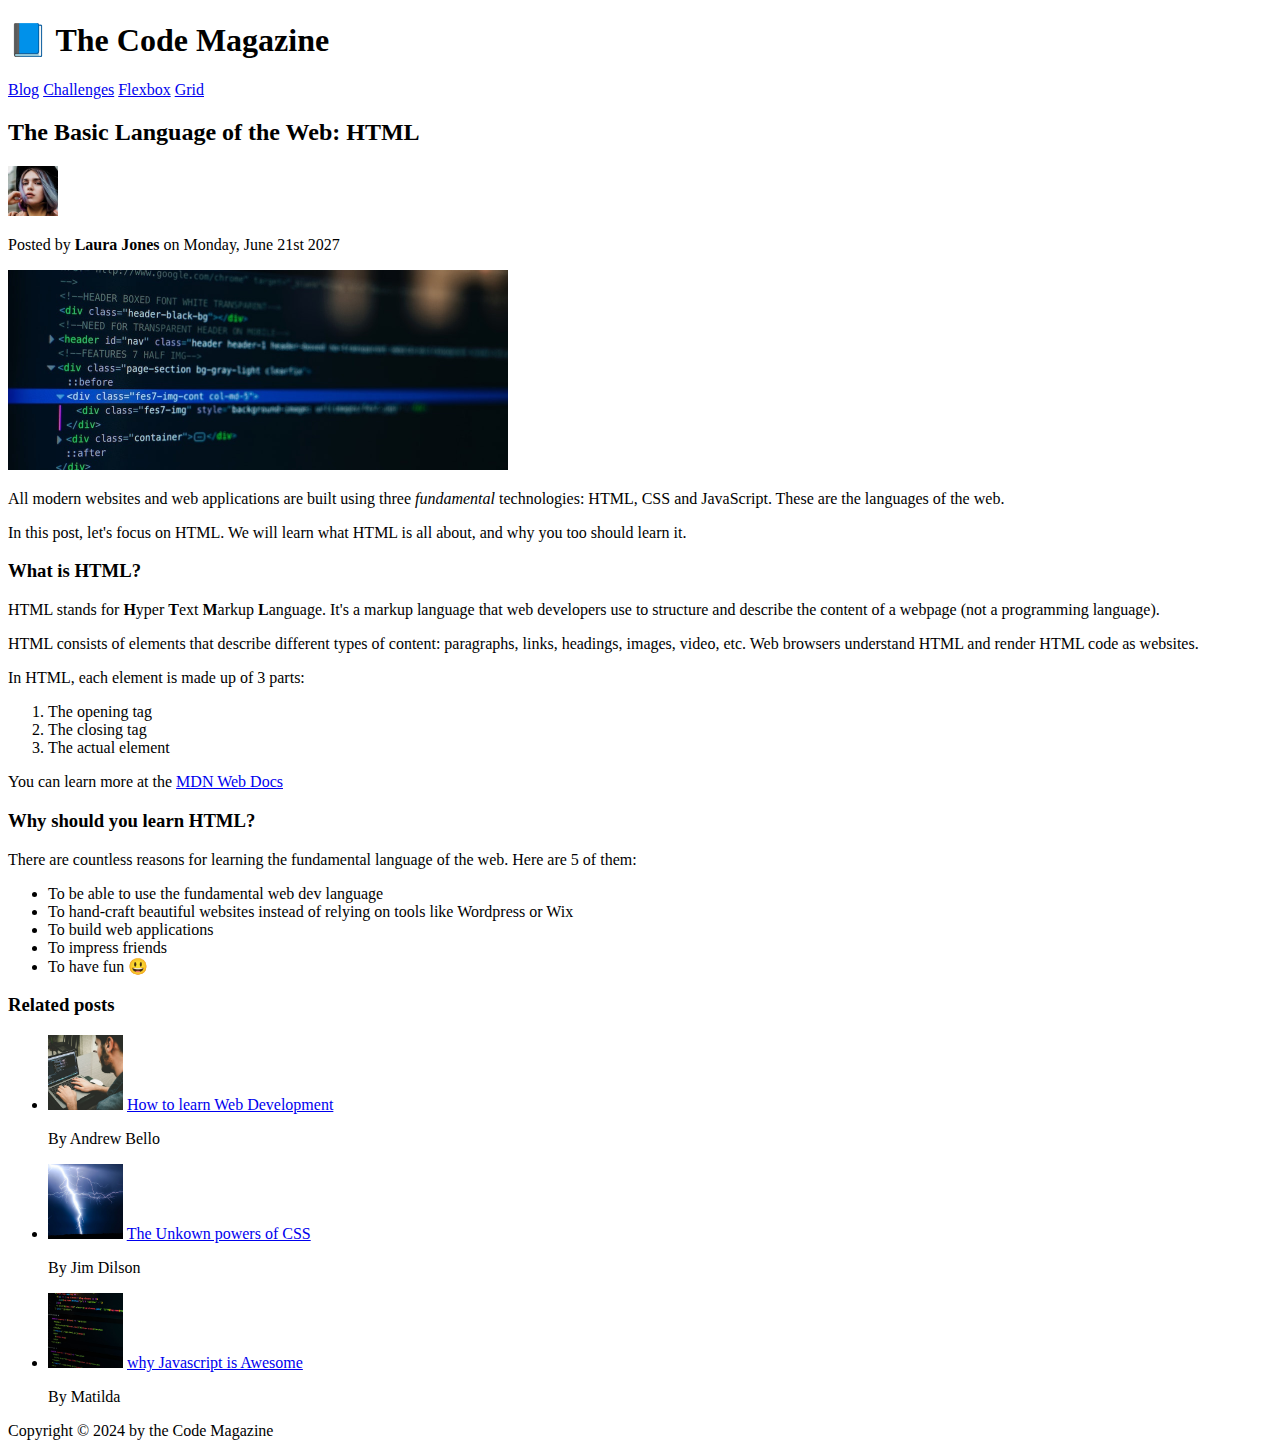
<file: starter/02-HTML-Fundamentals/index.html>
<!DOCTYPE html>
<!DOCTYPE html>
<html lang="en">
<head>
    <meta charset="UTF-8">
    <meta name="viewport" content="width=device-width, initial-scale=1.0">
    <title>The Basic Language of the Web: HTML</title>
</head>
<body>
    <header>     
        <h1>📘 The Code Magazine</h1> <!--Websites should have only one h1 tag-->
        <nav>
            <a href="blog.html">Blog</a>
            <a href="#">Challenges</a>
            <a href="#">Flexbox</a>
            <a href="#">Grid</a>
        </nav>
    </header>

    <article>
        <header>
            <h2>The Basic Language of the Web: HTML</h2>
            <img src="img/laura-jones.jpg" alt="Laura Jones Profile" width="50" height="50">
            <p>Posted by <strong>Laura Jones</strong> on Monday, June 21st 2027</p>
            
        
            <img src="img/post-img.jpg" alt="HTML code on a screen" width="500" height="200">
        </header>

        <p>All modern websites and web applications are built using three <em>fundamental</em> technologies: HTML, CSS and JavaScript. These are the languages of the web.</p>
        <p>In this post, let's focus on HTML. We will learn what HTML is all about, and why you too should learn it.</p>
    
        <h3>What is HTML?</h3>
        <p>HTML stands for <strong>H</strong>yper <strong>T</strong>ext <strong>M</strong>arkup <strong>L</strong>anguage. It's a markup language that web developers use to structure and describe the content of a webpage (not a programming language).</p>
        <p>HTML consists of elements that describe different types of content: paragraphs, links, headings, images, video, etc. Web browsers understand HTML and render HTML code as websites.</p>
        <p>In HTML, each element is made up of 3 parts:</p>
        
        <ol>
            <li>The opening tag</li>
            <li>The closing tag</li>
            <li>The actual element</li>
        </ol>
    
        <p>You can learn more at the <a href="https://developer.mozilla.org/en-US/docs/Web/HTML" target="_blank">MDN Web Docs</a></p>
    
    
        <h3>Why should you learn HTML?</h3>
        <p>There are countless reasons for learning the fundamental language of the web. Here are 5 of them:</p>
    
        <ul>
            <li>To be able to use the fundamental web dev language</li>
            <li>To hand-craft beautiful websites instead of relying on tools like Wordpress or Wix</li>
            <li>To build web applications</li>
            <li>To impress friends</li>
            <li>To have fun 😃</li>
        </ul>
    </article>

    <aside>
        <h3>Related posts</h3>
        <ul>
            <li>
                <img src="img/related-1.jpg" alt="Guy typing" width="75" height="75">
                <a href="#">How to learn Web Development</a>
                <p>By Andrew Bello</p>
            </li>

            <li>
                <img src="img/related-2.jpg" alt="Lighting storm" width="75" height="75">
                <a href="#">The Unkown powers of CSS</a>
                <p>By Jim Dilson</p>               
            </li>

            <li>
                <img src="img/related-3.jpg" alt="Lines of code " width="75" height="75">
                <a href="#">why Javascript is Awesome</a>
                <p>By Matilda</p>           
            </li>
        </ul>
    </aside>

    <footer>
        Copyright &copy; 2024 by the Code Magazine
    </footer>
</body>
</html>
</file>
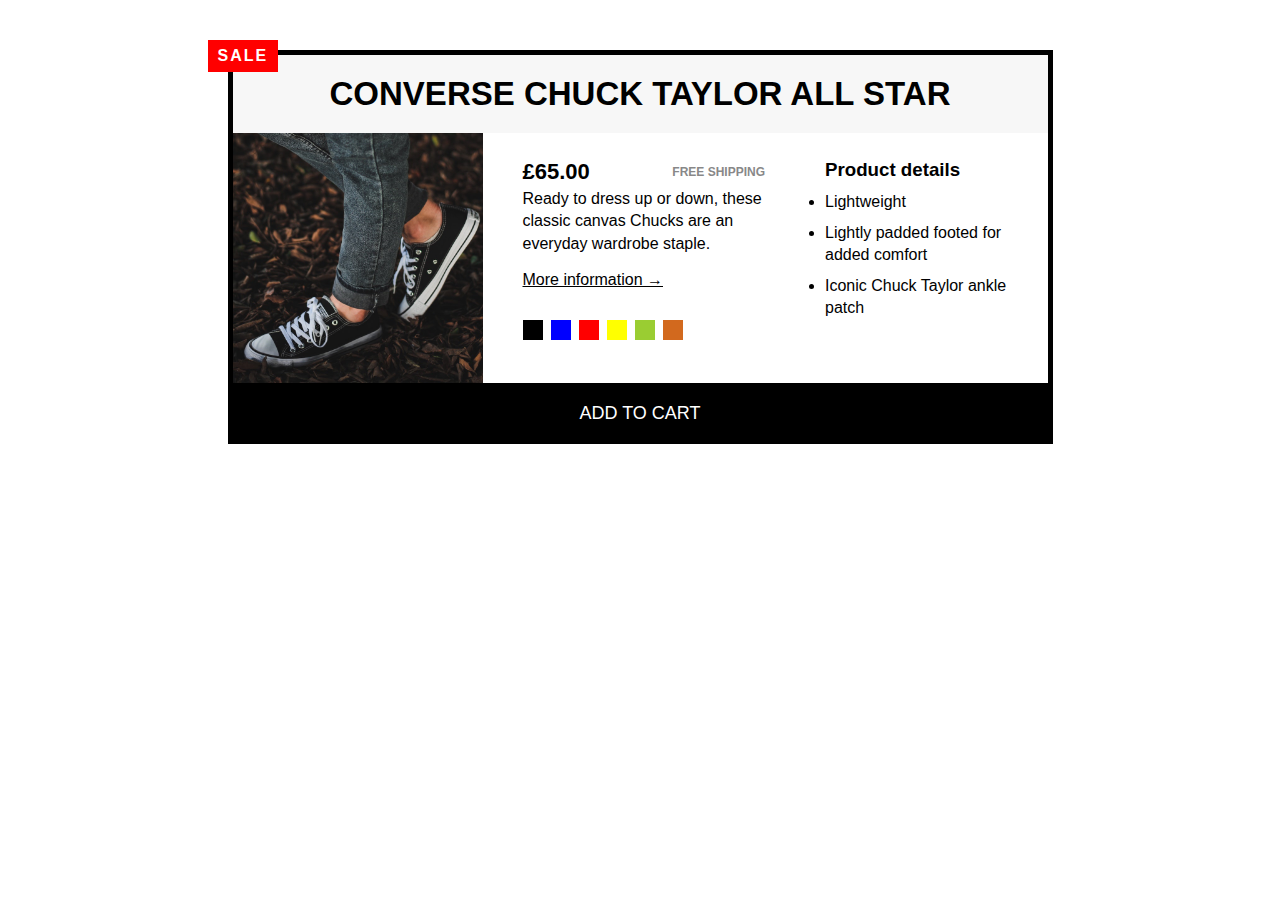
<file: starter/shop-challenge/index.html>
<!DOCTYPE html>
<html lang="en">
<head>
    <meta charset="UTF-8">
    <meta name="viewport" content="width=device-width, initial-scale=1.0">
    <title>Document</title>
    <link rel="stylesheet" href="style.css">
</head>
<body>
    <article class="main">
        <p class="sale">SALE</p>
        <header>
            <h2>Converse Chuck Taylor All Star</h2>
        </header>
        <!-- <div class="container"> -->
            <img src="img/challenges.jpg" alt="converse shoes" width="250" height="250" class="product-img">
            <div class="product-info">

                <div class="product-price">
                    <p class="price"><strong>£65.00</strong></p>
                    <p class="shipping">Free shipping</p>
                </div>

                <p class="product-description">Ready to dress up or down, these classic canvas Chucks are an everyday wardrobe staple.</p>
        
                <p><a class="more-info" href="#">More information &rarr;</a></p>
        
                <div class="color-container">
                    <div class="color black"></div>
                    <div class="color blue"></div>
                    <div class="color red"></div>
                    <div class="color yellow"></div>
                    <div class="color green"></div>
                    <div class="color brown"></div>
                </div> 
            </div>

            <div class="product-details">
                <h3 class="product-header">Product details</h3>
        
                <ul class="product-specs">
                    <li>Lightweight</li>
                    <li>Lightly padded footed for added comfort</li>
                    <li>Iconic Chuck Taylor ankle patch</li>
                </ul>
            </div>

        <!-- </div> -->
        <button class="btn">Add to Cart</button>
    </article>
</body>
</html>
</file>
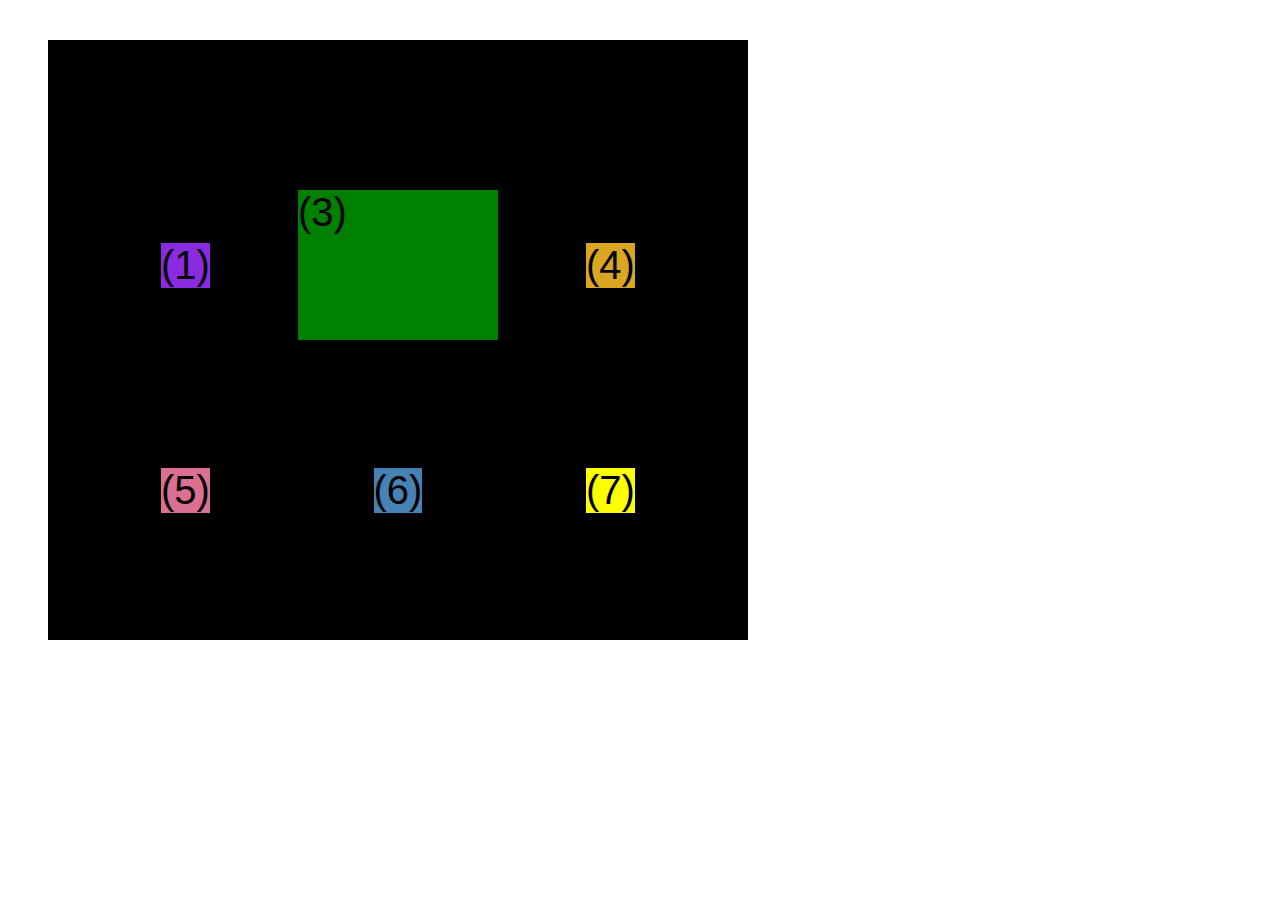
<file: starter/04-CSS-Layouts/css-grid.html>
<!DOCTYPE html>
<html lang="en">
  <head>
    <meta charset="UTF-8" />
    <meta http-equiv="X-UA-Compatible" content="IE=edge" />
    <meta name="viewport" content="width=device-width, initial-scale=1.0" />
    <title>CSS Grid</title>
    <style>
      .el--1 {
        background-color: blueviolet;
      }
      .el--2 {
        background-color: orangered;
      }
      .el--3 {
        background-color: green;
        height: 150px;
      }
      .el--4 {
        background-color: goldenrod;
      }
      .el--5 {
        background-color: palevioletred;
      }
      .el--6 {
        background-color: steelblue;
      }
      .el--7 {
        background-color: yellow;
      }
      .el--8 {
        background-color: crimson;
      }

      .container--1 {
        /* STARTER */
        font-family: sans-serif;
        background-color: #ddd;
        font-size: 40px;
        margin: 40px;

        /* CSS GRID */
        /* height: 500px; */
        /* gap: 30px; */
        display: grid;
        grid-template-columns: repeat(4, 1fr);
        grid-template-rows: 1fr 1fr;
        column-gap: 20px;
        row-gap: 40px;
        display: none;
      }

      /* .el--8 {
        grid-column: 2 / 3;
        grid-row: 1 / 3;
      }

      .el--2 {
        grid-column: 1 ;
        grid-row: 3 / 3;
      }

      .el--6 {
        grid-row: 3 / 3;
        grid-column: 1 / -1;
      } */

      .container--2 {
        
        /* STARTER */
        font-family: sans-serif;
        background-color: black;
        font-size: 40px;
        margin: 40px;

        width: 700px;
        height: 600px;

        /* CSS GRID */
        display: grid;
        grid-template-columns: 125px 200px 125px;
        grid-template-rows: 250px 100px; 

        /* Aligning track inside container:
        distribute empty space */
        justify-content: center;
        align-content: center;
        gap: 50px;

        /* Aligning the items inside cells: moving items inside the cells */
        align-items: center;
        justify-items: center;
      }

      .el--3 {
        align-self: center;
        justify-self: stretch;
      }
    </style>
  </head>
  <body>
    <div class="container--1">
      <div class="el el--1">(1) HTML</div>
      <div class="el el--2">(2) and</div>
      <div class="el el--3">(3) CSS</div>
      <div class="el el--4">(4) are</div>
      <div class="el el--5">(5) amazing</div>
      <div class="el el--6">(6) languages</div>
      <div class="el el--7">(7) to</div>
      <div class="el el--8">(8) learn</div>
    </div>

    <div class="container--2">
      <div class="el el--1">(1)</div>
      <div class="el el--3">(3)</div>
      <div class="el el--4">(4)</div>
      <div class="el el--5">(5)</div>
      <div class="el el--6">(6)</div>
      <div class="el el--7">(7)</div>
    </div>
  </body>
</html>
</file>
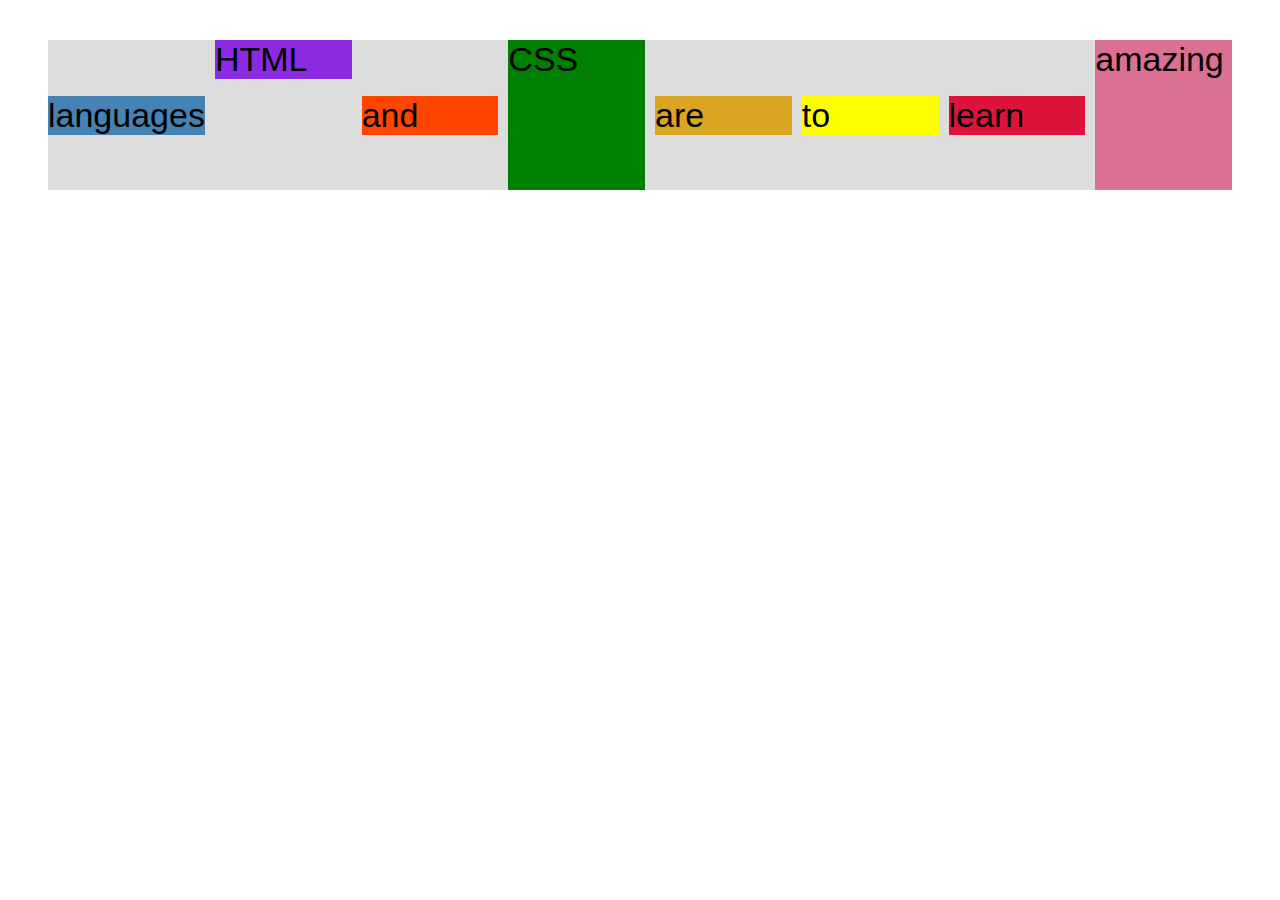
<file: starter/04-CSS-Layouts/flexbox.html>
<!DOCTYPE html>
<html lang="en">
  <head>
    <meta charset="UTF-8" />
    <meta http-equiv="X-UA-Compatible" content="IE=edge" />
    <meta name="viewport" content="width=device-width, initial-scale=1.0" />
    <title>Flexbox</title>
    <style>
      .el--1 {
        background-color: blueviolet;
      }
      .el--2 {
        background-color: orangered;
      }
      .el--3 {
        background-color: green;
        height: 150px;
      }
      .el--4 {
        background-color: goldenrod;
      }
      .el--5 {
        background-color: palevioletred;
      }
      .el--6 {
        background-color: steelblue;
      }
      .el--7 {
        background-color: yellow;
      }
      .el--8 {
        background-color: crimson;
      }

      .container {
        /* STARTER */
        font-family: sans-serif;
        background-color: #ddd;
        font-size: 34px;
        margin: 40px;

        /* FLEXBOX */
        display: flex;
        align-items: center ;
        justify-content: flex-start;
        gap: 10px;
      }

      .el {
        /* DEFAULTS:
        flex-grow: 0;
        flex-shrink: 1;
        flex-basis: auto; */

        /* flex-basis: 200px; */
        /* flex-shrink: 0; */

        /* flex: 0 0 200px; */
        /* flex-grow: 1; */
        flex: 1;
      }

      .el--1 {
        align-self: flex-start;
        /* order: 2; */
        /* flex-grow: 2; */
      }

      .el--5 {
        align-self: stretch;
        order: 1;
      }

      .el--6 {
        order: -1;
      }

    </style>
  </head>
  <body>
    <div class="container">
      <div class="el el--1">HTML</div>
      <div class="el el--2">and</div>
      <div class="el el--3">CSS</div>
      <div class="el el--4">are</div>
      <div class="el el--5">amazing</div>
      <div class="el el--6">languages</div>
      <div class="el el--7">to</div>
      <div class="el el--8">learn</div>
    </div>
  </body>
</html>
</file>
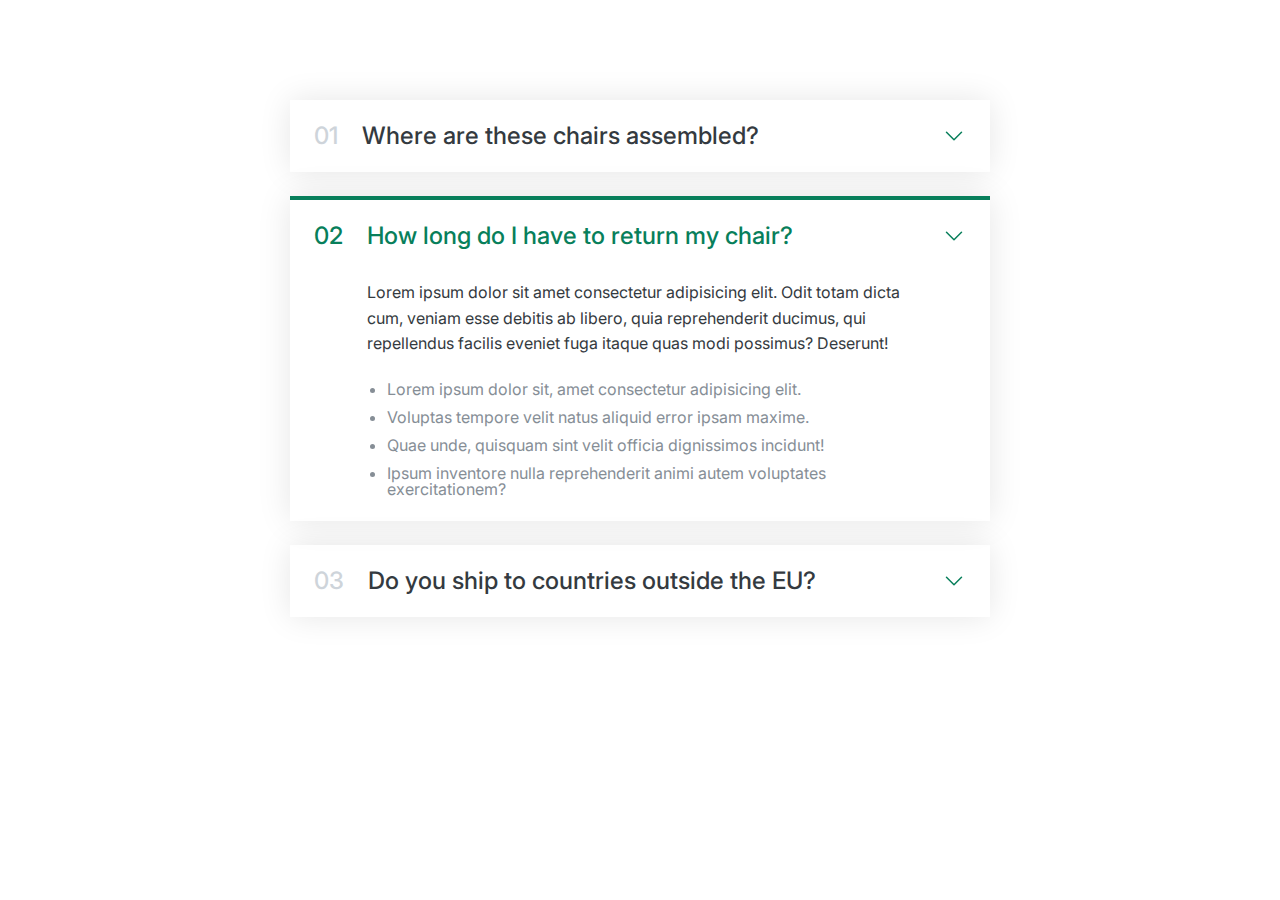
<file: starter/06-Components/01-accordion.html>
<!DOCTYPE html>
<html lang="en">
  <head>
    <meta charset="UTF-8" />
    <meta name="viewport" content="width=device-width, initial-scale=1.0" />
    <title>Accordion component</title>
    <link
      href="https://fonts.googleapis.com/css2?family=Inter:wght@100..900&display=swap"
      rel="stylesheet"
    />
    <style>
      /*
        SPACING SYSTEM (px)
        2 / 4 / 8 / 12 / 16 / 24 / 32 / 48 / 64 / 80 / 96 / 128

        FONT SIZE SYSTEM (px)
        10 / 12 / 14 / 16 / 18 / 20 / 24 / 30 / 36 / 44 / 52 / 62 / 74 / 86 / 98
        */

      /*
        MAIN COLOR: #087F5B
        GREY COLOR: #343A40
        */

      * {
        margin: 0;
        padding: 0;
        box-sizing: border-box;
      }

      body {
        font-family: 'Inter', sans-serif;
        color: #343a40;
        line-height: 1;
      }

      .accordion {
        width: 700px;
        margin: 100px auto;
        display: flex;
        flex-direction: column;
        gap: 24px;
      }

      .item {
        box-shadow: 0 0 32px rgba(0, 0, 0, 0.1);
        padding: 24px;
        display: grid;
        grid-template-columns: auto 1fr auto;
        column-gap: 24px;
        row-gap: 32px;
        align-items: center;
      }

      .number,
      .text {
        font-size: 24px;
        font-weight: 500;
        /* color: #087f5b; */
      }

      .number {
        color: #ced4da;
      }

      .icon {
        width: 24px;
        height: 24px;
        stroke: #087f5b;
      }

      .hidden-box {
        grid-column: 2;
        display: none;
      }

      .hidden-box p {
        line-height: 1.6;
        margin-bottom: 24px;
      }

      .hidden-box ul {
        color: #868e96;
        margin-left: 20px;
        display: flex;
        flex-direction: column;
        gap: 12px;
      }

      .open {
        border-top: #087f5b 4px solid;
      }

      .open .hidden-box {
        display: block;
      }

      .open .number,
      .open .text {
        color: #087f5b;
      }
    </style>
  </head>
  <body>
    <div class="accordion">
      <div class="item">
        <p class="number">01</p>
        <p class="text">Where are these chairs assembled?</p>
        <svg
          xmlns="http://www.w3.org/2000/svg"
          fill="none"
          viewBox="0 0 24 24"
          stroke-width="1.5"
          stroke="currentColor"
          class="icon"
        >
          <path
            stroke-linecap="round"
            stroke-linejoin="round"
            d="m19.5 8.25-7.5 7.5-7.5-7.5"
          />
        </svg>
        <div class="hidden-box">
          <p>
            Lorem ipsum dolor sit amet consectetur adipisicing elit. Odit totam
            dicta cum, veniam esse debitis ab libero, quia reprehenderit
            ducimus, qui repellendus facilis eveniet fuga itaque quas modi
            possimus? Deserunt!
          </p>
          <ul>
            <li>Lorem ipsum dolor sit, amet consectetur adipisicing elit.</li>

            <li>Voluptas tempore velit natus aliquid error ipsam maxime.</li>

            <li>
              Quae unde, quisquam sint velit officia dignissimos incidunt!
            </li>

            <li>
              Ipsum inventore nulla reprehenderit animi autem voluptates
              exercitationem?
            </li>
          </ul>
        </div>
      </div>

      <div class="item open">
        <p class="number">02</p>
        <p class="text">How long do I have to return my chair?</p>
        <svg
          xmlns="http://www.w3.org/2000/svg"
          fill="none"
          viewBox="0 0 24 24"
          stroke-width="1.5"
          stroke="currentColor"
          class="icon"
        >
          <path
            stroke-linecap="round"
            stroke-linejoin="round"
            d="m19.5 8.25-7.5 7.5-7.5-7.5"
          />
        </svg>
        <div class="hidden-box">
          <p>
            Lorem ipsum dolor sit amet consectetur adipisicing elit. Odit totam
            dicta cum, veniam esse debitis ab libero, quia reprehenderit
            ducimus, qui repellendus facilis eveniet fuga itaque quas modi
            possimus? Deserunt!
          </p>
          <ul>
            <li>Lorem ipsum dolor sit, amet consectetur adipisicing elit.</li>

            <li>Voluptas tempore velit natus aliquid error ipsam maxime.</li>

            <li>
              Quae unde, quisquam sint velit officia dignissimos incidunt!
            </li>

            <li>
              Ipsum inventore nulla reprehenderit animi autem voluptates
              exercitationem?
            </li>
          </ul>
        </div>
      </div>

      <div class="item">
        <p class="number">03</p>
        <p class="text">Do you ship to countries outside the EU?</p>
        <svg
          xmlns="http://www.w3.org/2000/svg"
          fill="none"
          viewBox="0 0 24 24"
          stroke-width="1.5"
          stroke="currentColor"
          class="icon"
        >
          <path
            stroke-linecap="round"
            stroke-linejoin="round"
            d="m19.5 8.25-7.5 7.5-7.5-7.5"
          />
        </svg>
        <div class="hidden-box">
          <p>
            Lorem ipsum dolor sit amet consectetur adipisicing elit. Odit totam
            dicta cum, veniam esse debitis ab libero, quia reprehenderit
            ducimus, qui repellendus facilis eveniet fuga itaque quas modi
            possimus? Deserunt!
          </p>
          <ul>
            <li>Lorem ipsum dolor sit, amet consectetur adipisicing elit.</li>

            <li>Voluptas tempore velit natus aliquid error ipsam maxime.</li>

            <li>
              Quae unde, quisquam sint velit officia dignissimos incidunt!
            </li>

            <li>
              Ipsum inventore nulla reprehenderit animi autem voluptates
              exercitationem?
            </li>
          </ul>
        </div>
      </div>
    </div>
  </body>
</html>
</file>
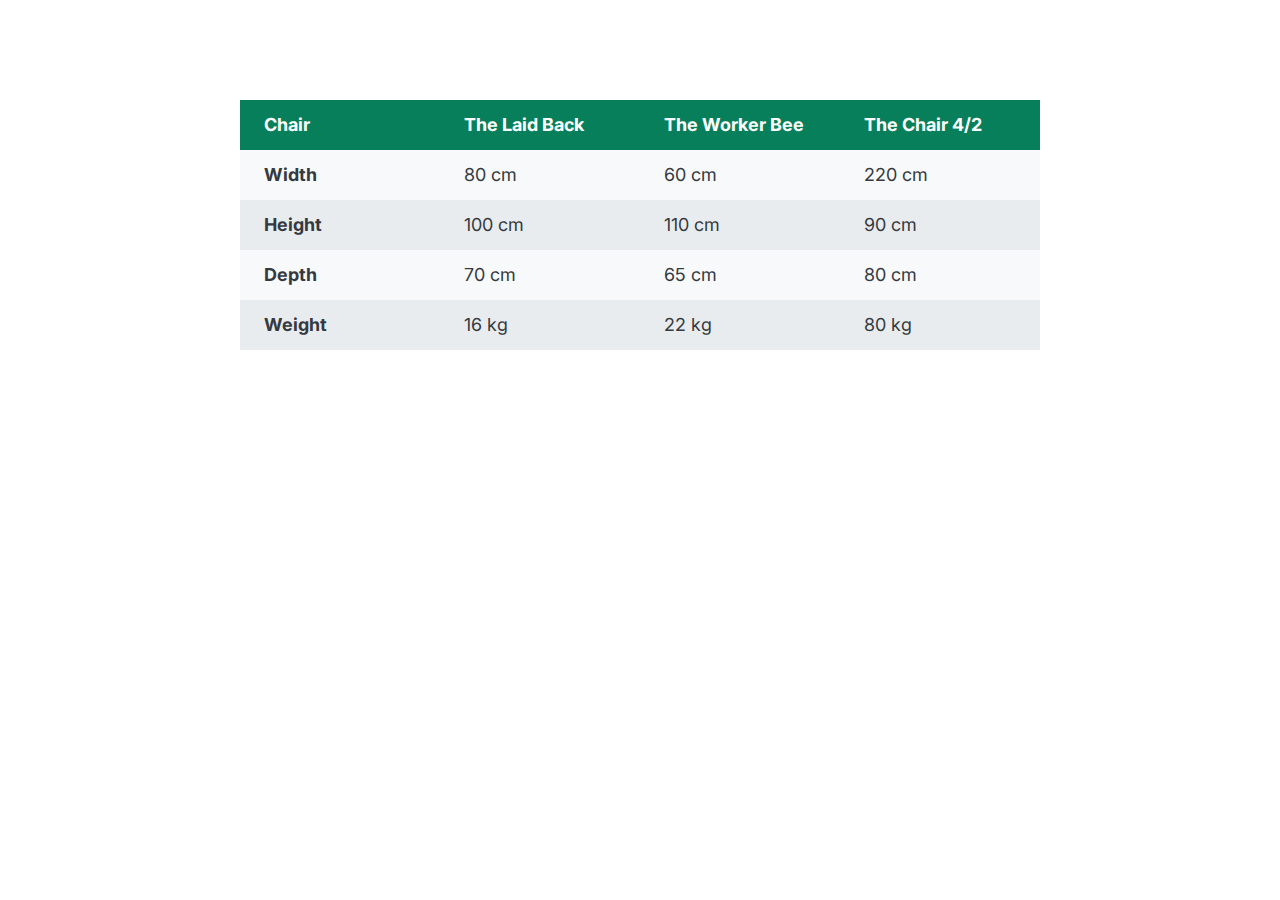
<file: starter/06-Components/03-table.html>
<!DOCTYPE html>
<html lang="en">
  <head>
    <meta charset="UTF-8" />
    <meta name="viewport" content="width=device-width, initial-scale=1.0" />
    <title>Table component</title>
    <link
      href="https://fonts.googleapis.com/css2?family=Inter:wght@100..900&display=swap"
      rel="stylesheet"
    />
    <style>
      /*
        SPACING SYSTEM (px)
        2 / 4 / 8 / 12 / 16 / 24 / 32 / 48 / 64 / 80 / 96 / 128

        FONT SIZE SYSTEM (px)
        10 / 12 / 14 / 16 / 18 / 20 / 24 / 30 / 36 / 44 / 52 / 62 / 74 / 86 / 98
        */

      /*
        MAIN COLOR: #087F5B
        GREY COLOR: #343A40
        */

      * {
        margin: 0;
        padding: 0;
        box-sizing: border-box;
      }

      body {
        font-family: 'Inter', sans-serif;
        color: #343a40;
        line-height: 1;
        display: flex;
        justify-content: center;
      }

      table {
        width: 800px;
        margin-top: 100px;
        /* border: 1px solid #343a40; */
        border-collapse: collapse;
        font-size: 18px;
      }

      td,
      th {
        /* border: 1px solid #343a40; */
        padding: 16px 24px;
        text-align: left;
      }

      thead th {
        background-color: #087f5b;
        color: #fff;
        width: 25%;
      }

      tbody tr:nth-child(odd) {
        background-color: #f8f9fa;
      }

      tbody tr:nth-child(even) {
        background-color: #e9ecef;
      }
    </style>
  </head>
  <body>
    <table>
      <thead>
        <tr>
          <th>Chair</th>
          <th>The Laid Back</th>
          <th>The Worker Bee</th>
          <th>The Chair 4/2</th>
        </tr>
      </thead>

      <tbody>
        <tr>
          <th>Width</th>
          <td>80 cm</td>
          <td>60 cm</td>
          <td>220 cm</td>
        </tr>
        <tr>
          <th>Height</th>
          <td>100 cm</td>
          <td>110 cm</td>
          <td>90 cm</td>
        </tr>
        <tr>
          <th>Depth</th>
          <td>70 cm</td>
          <td>65 cm</td>
          <td>80 cm</td>
        </tr>
        <tr>
          <th>Weight</th>
          <td>16 kg</td>
          <td>22 kg</td>
          <td>80 kg</td>
        </tr>
      </tbody>
    </table>
  </body>
</html>
</file>
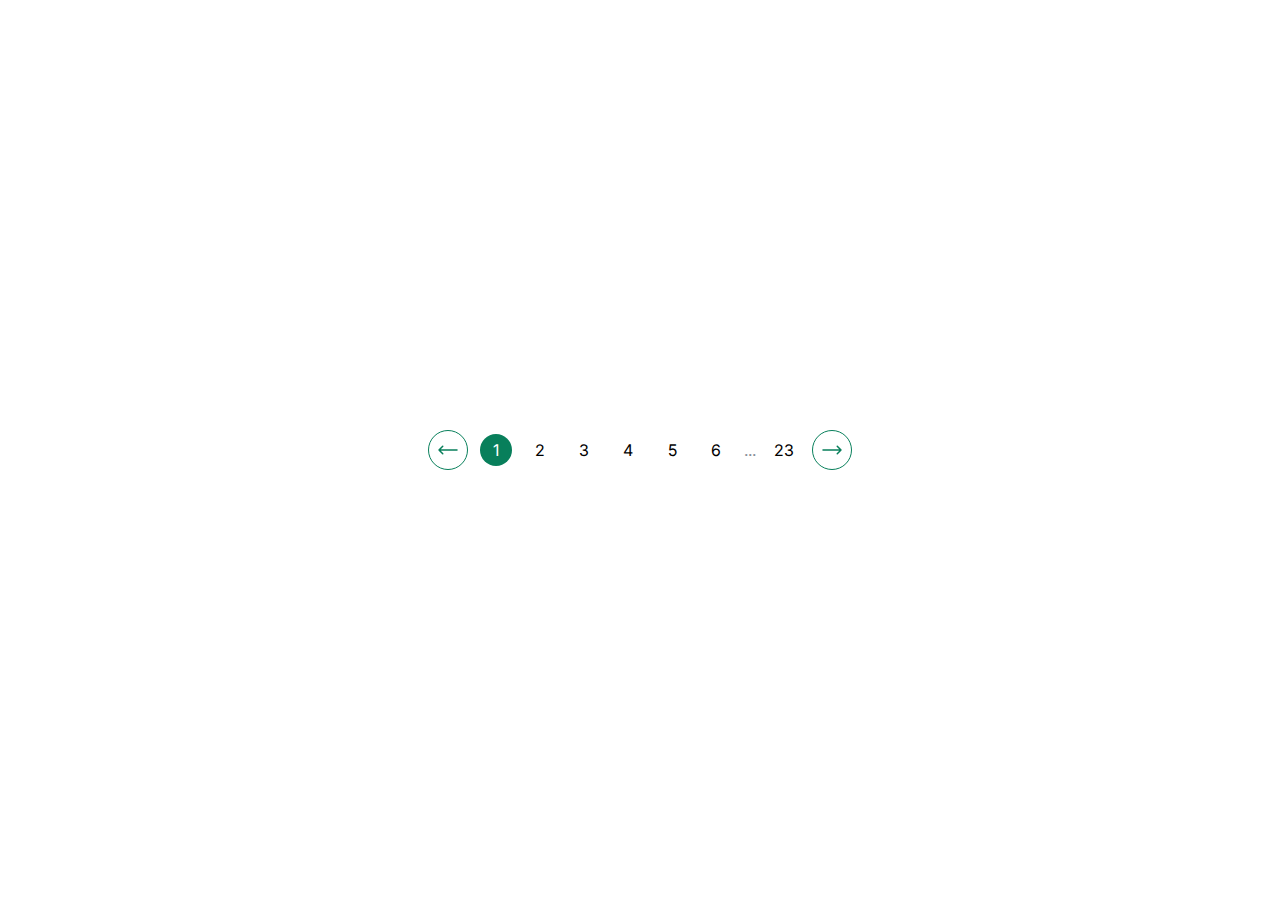
<file: starter/06-Components/04-pagination.html>
<!DOCTYPE html>
<html lang="en">
  <head>
    <meta charset="UTF-8" />
    <meta name="viewport" content="width=device-width, initial-scale=1.0" />
    <title>Pagination component</title>
    <link
      href="https://fonts.googleapis.com/css2?family=Inter:wght@100..900&display=swap"
      rel="stylesheet"
    />
    <style>
      /*
        SPACING SYSTEM (px)
        2 / 4 / 8 / 12 / 16 / 24 / 32 / 48 / 64 / 80 / 96 / 128

        FONT SIZE SYSTEM (px)
        10 / 12 / 14 / 16 / 18 / 20 / 24 / 30 / 36 / 44 / 52 / 62 / 74 / 86 / 98
        */

      /*
        MAIN COLOR: #087F5B
        GREY COLOR: #343A40
        */

      * {
        margin: 0;
        padding: 0;
        box-sizing: border-box;
      }

      body {
        font-family: 'Inter', sans-serif;
        color: #343a40;
        line-height: 1;
        height: 100vh;
        display: flex;
        justify-content: center;
        align-items: center;
      }

      .container {
        display: flex;
      }

      ul {
        list-style: none;
        display: flex;
        align-items: center;
        gap: 12px;
      }

      li a {
        text-decoration: none;
        color: #000;
        border-radius: 50%;
        height: 32px;
        width: 32px;
        display: flex;
        justify-content: center;
        align-items: center;
      }

      li a:hover {
        background-color: #087f5b;
        color: #fff;
      }

      .btn {
        height: 40px;
        width: 40px;
        border-radius: 50%;
        border: 1px solid #087f5b;
        background-color: #fff;
        display: flex;
        justify-content: center;
        align-items: center;
        cursor: pointer;
      }

      .active a {
        background-color: #087f5b;
        color: #fff;
      }

      .btn--icon {
        height: 24px;
        width: 24px;
        stroke: #087f5b;
      }

      .btn:hover {
        background-color: #087f5b;
      }

      .btn:hover .btn--icon {
        stroke: #fff;
      }

      .dots {
        color: #868e96;
      }
    </style>
  </head>
  <body>
    <div class="container">
      <ul>
        <button class="btn btn--left">
          <svg
            xmlns="http://www.w3.org/2000/svg"
            fill="none"
            viewBox="0 0 24 24"
            stroke-width="1.5"
            stroke="currentColor"
            class="btn--icon"
          >
            <path
              stroke-linecap="round"
              stroke-linejoin="round"
              d="M6.75 15.75 3 12m0 0 3.75-3.75M3 12h18"
            />
          </svg>
        </button>
        <li class="active"><a href="#">1</a></li>
        <li><a href="#">2</a></li>
        <li><a href="#">3</a></li>
        <li><a href="#">4</a></li>
        <li><a href="#">5</a></li>
        <li><a href="#">6</a></li>
        <span class="dots">...</span>
        <li><a href="#">23</a></li>

        <button class="btn btn--right">
          <svg
            xmlns="http://www.w3.org/2000/svg"
            fill="none"
            viewBox="0 0 24 24"
            stroke-width="1.5"
            stroke="currentColor"
            class="btn--icon"
          >
            <path
              stroke-linecap="round"
              stroke-linejoin="round"
              d="M17.25 8.25 21 12m0 0-3.75 3.75M21 12H3"
            />
          </svg>
        </button>
      </ul>
    </div>
  </body>
</html>
</file>
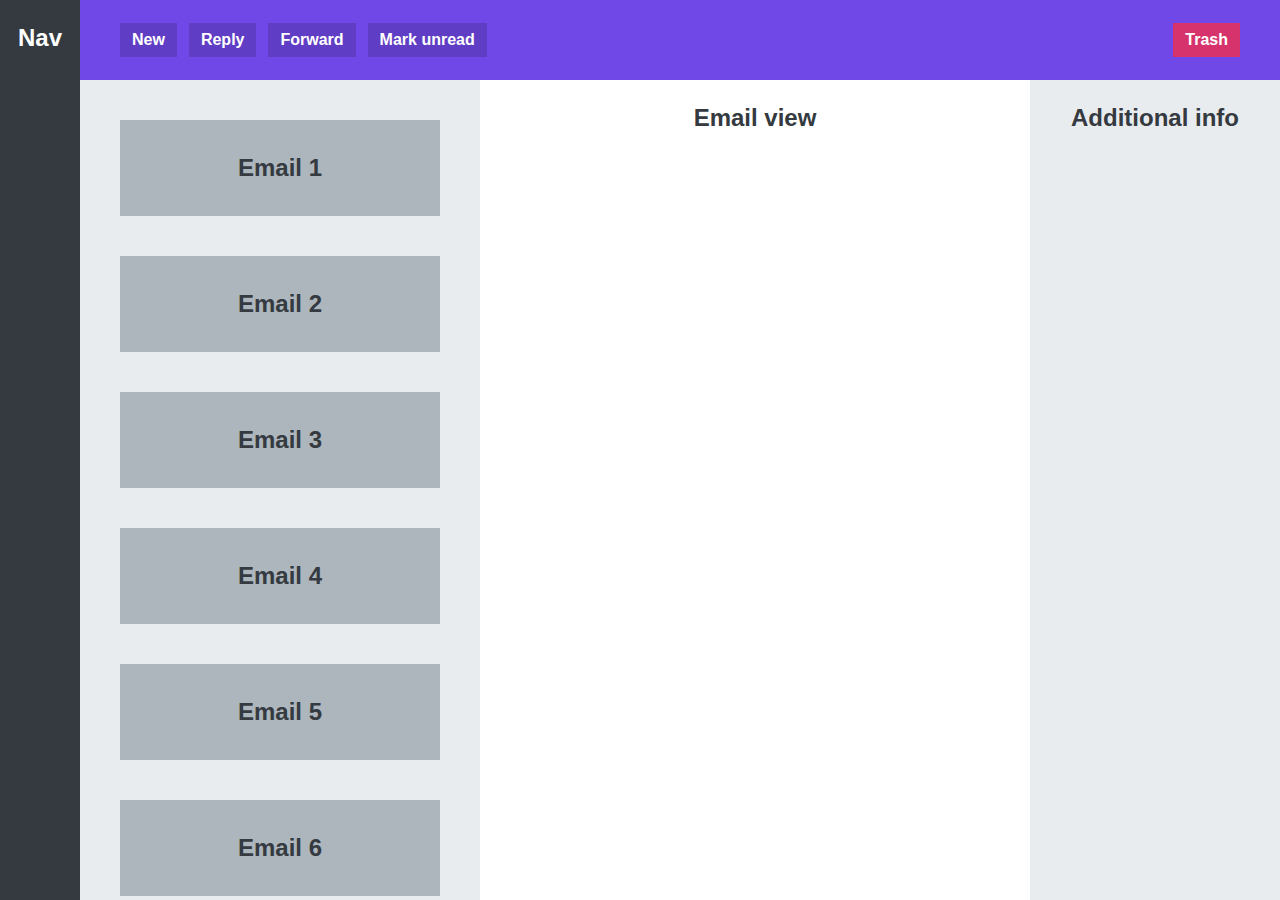
<file: starter/06-Components/06-app-layout.html>
<!DOCTYPE html>
<html lang="en">
  <head>
    <meta charset="UTF-8" />
    <meta name="viewport" content="width=device-width, initial-scale=1.0" />
    <title>App layout</title>
    <style>
      * {
        margin: 0;
        padding: 0;
        box-sizing: border-box;
      }

      body {
        font-family: sans-serif;
        color: #343a40;
        font-size: 24px;
        height: 100vh;
        text-align: center;
        font-weight: bold;

        display: grid;
        grid-template-columns: 80px 400px 1fr 250px;
        grid-template-rows: 80px 1fr;
      }

      nav,
      section,
      main,
      aside {
        padding-top: 24px;
      }

      nav {
        background-color: #343a40;
        grid-row: 1 / -1;
        color: #fff;
      }

      menu {
        background-color: #7048e8;
        grid-column: 2/-1;
        display: flex;
        align-items: center;
        gap: 12px;
        padding: 0 40px;
      }

      button {
        display: inline-block;
        font-size: 16px;
        font-weight: bold;
        background-color: #5f3dc4;
        border: none;
        cursor: pointer;
        color: #fff;
        padding: 8px 12px;
      }

      button:last-child {
        background-color: #d6336c;
        margin-left: auto;
      }

      section {
        background-color: #e9ecef;
        padding: 40px;

        overflow: scroll;

        display: flex;
        flex-direction: column;
        gap: 40px;
      }

      .email {
        background-color: #adb5bd;
        height: 96px;
        display: flex;
        justify-content: center;
        align-items: center;
        flex-shrink: 0;
      }

      aside {
        background-color: #e9ecef;
      }
    </style>
  </head>
  <body>
    <nav>Nav</nav>
    <menu>
      <button>New</button>
      <button>Reply</button>
      <button>Forward</button>
      <button>Mark unread</button>
      <button>Trash</button>
    </menu>
    <section>
      <div class="email">Email 1</div>
      <div class="email">Email 2</div>
      <div class="email">Email 3</div>
      <div class="email">Email 4</div>
      <div class="email">Email 5</div>
      <div class="email">Email 6</div>
      <div class="email">Email 7</div>
      <div class="email">Email 8</div>
      <div class="email">Email 9</div>
      <div class="email">Email 10</div>
    </section>
    <main>Email view</main>
    <aside>Additional info</aside>
  </body>
</html>
</file>
<file: starter/shop-challenge/style.css>
* {
    margin: 0;
    padding: 0;
    box-sizing: border-box;
}

body {
    font-family: Arial, Helvetica, sans-serif;
    line-height: 1.4;
}

.main {
    border: 5px solid black;
    width: 825px;
    margin: 50px auto;
    position: relative;
}

.main header {
    text-align: center;
    background-color: #f7f7f7;
    font-size: 22px;
    text-transform: uppercase;
    padding: 16px;
}

/* Product Information */

.price {
    font-size: 22px;
}

.shipping {
    color: #888888;
    font-size: 12px;
    text-transform: uppercase;
    font-weight: bold;
}

/*Product details*/ 

article p:nth-child(5) {
    margin-bottom: 8px;
}

.more-info {
    display: inline-block;
    margin-top: 4px;
}

.product-description {
    margin-bottom: 10px;
}

.more-info:link, .more-info:visited {
    color: black;
}

.more-info:hover, .more-info:active {
    text-decoration: none;
}

.product-header {
    margin-bottom: 8px;
}

/* Product details */

.product-details {
    list-style: square;
    margin-left: 20px;
}

.product-specs li { 
    margin-bottom: 8px;
}

/* Button style */
.btn {
    border: none;
    background-color: black;
    color: #fff;
    font-size: 18px;
    text-transform: uppercase;
    cursor: pointer;
    padding: 15px;
    width: 100%;
    border-top: 5px solid black;
}

.btn:hover {
    background-color: #fff;
    color: black;
}

/* Sale Tag */

.sale {
    position: absolute;
    background-color: red;
    color: #fff;
    font-weight: bold;
    text-align: center;
    padding: 5px 10px;
    left: -25px;
    top: -15px;
    letter-spacing: 2px;
}

/* Color boxes */

.color-container {
    display: flex;
    gap: 8px;
}

.color  {
    height: 20px;
    width: 20px;
    margin-top: 28px;
}

.black {
    background-color: #000;
}

.blue {
    background-color: blue;
}

.red {
    background-color: red;
}

.yellow {
    background-color: yellow;
}

.green {
    background-color: yellowgreen;
}

.brown {
    background-color: chocolate;
}

/* FLEX */

.product-price {
    display: flex;
    justify-content: space-between;
    align-items: center;
    margin-top: 24px;
}

/* .container {
    display: flex;
    gap: 40px;
} */

.product-info {
    flex: 1;
}

.main {
    display: grid;
    grid-template-columns: 250px 1fr 1fr;
    column-gap: 40px;
}

.product-details {
    flex: 1;
    margin-top: 24px;
}

header {
    grid-column: 1/ -1;
}

.btn {
    grid-column: 1/ -1;
}
</file>
